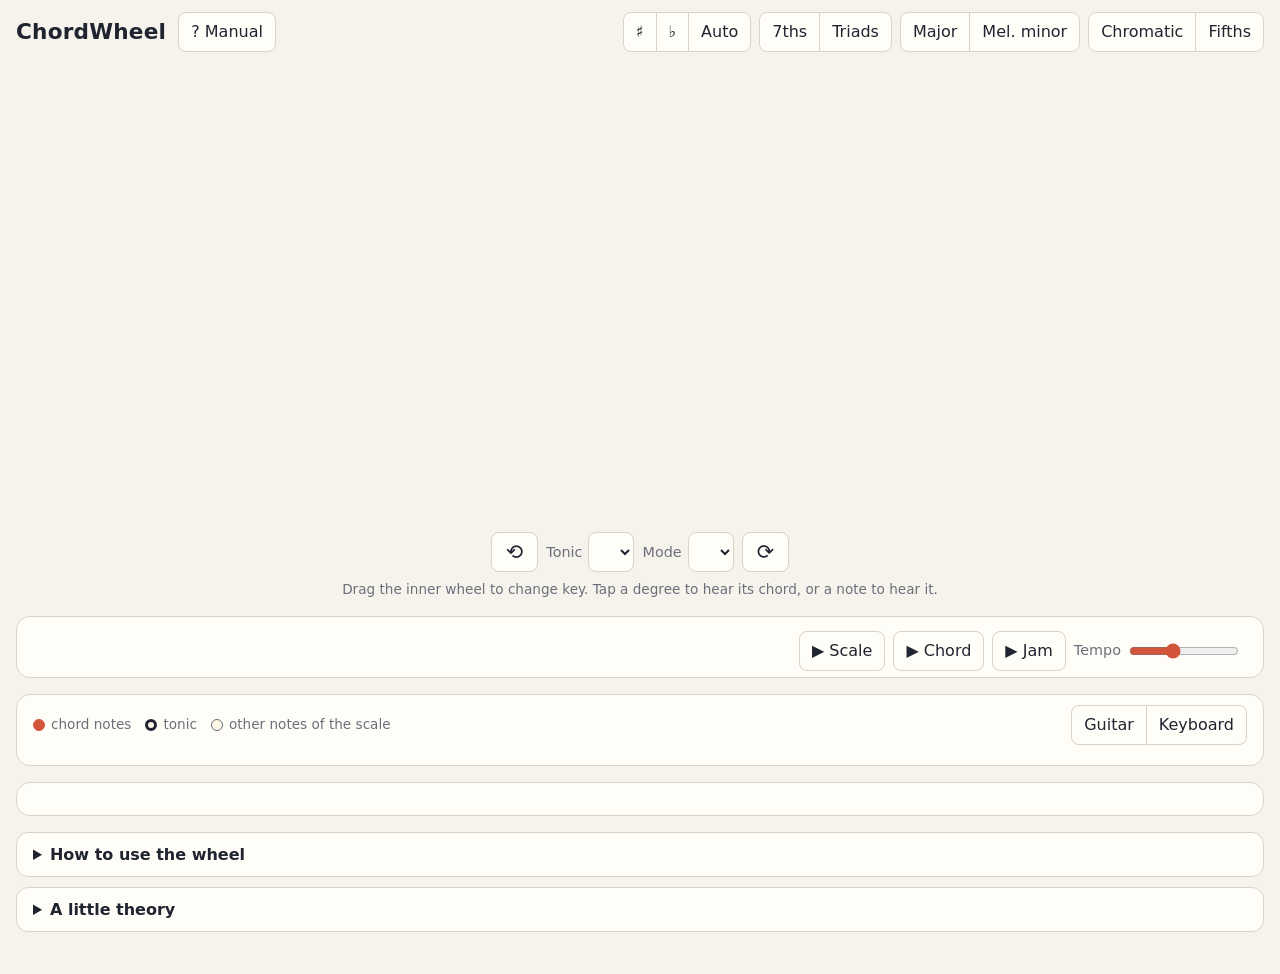
<file: index.html>
<!doctype html>
<html lang="en">
<head>
  <meta charset="utf-8">
  <title>ChordWheel</title>
  <meta http-equiv="refresh" content="0; url=web/">
</head>
<body><p><a href="web/">Open ChordWheel</a></p></body>
</html>
</file>
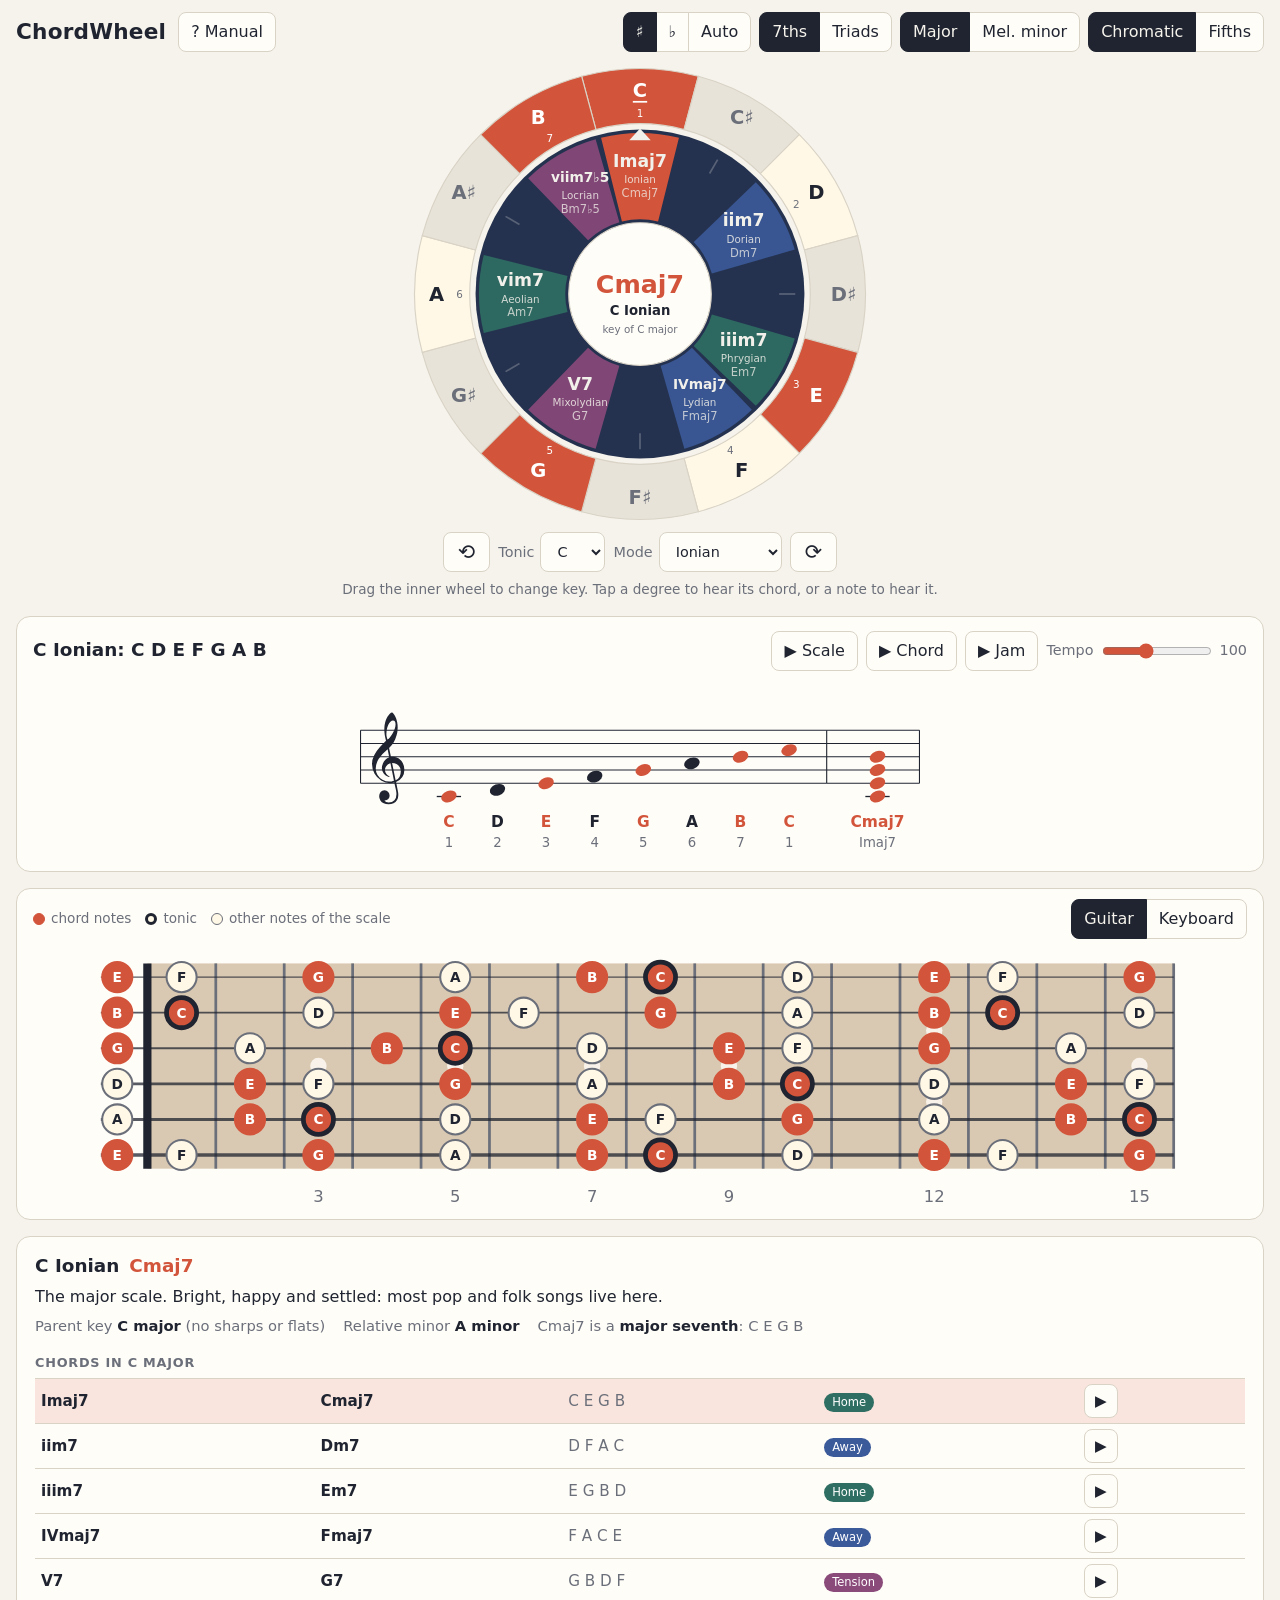
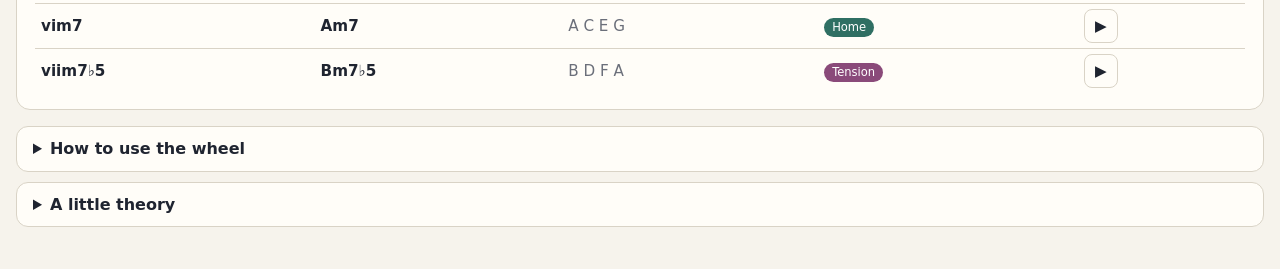
<file: web/index.html>
<!doctype html>
<html lang="en">
<head>
  <meta charset="utf-8">
  <meta name="viewport" content="width=device-width, initial-scale=1, viewport-fit=cover">
  <title>ChordWheel</title>
  <meta name="description" content="Turn the wheel to find the notes, chords and modes of any key.">
  <meta name="theme-color" content="#1f2a44">
  <link rel="manifest" href="manifest.webmanifest">
  <link rel="icon" href="icons/icon.svg" type="image/svg+xml">
  <link rel="apple-touch-icon" href="icons/icon-192.png">
  <link rel="stylesheet" href="style.css">
</head>
<body>
  <header>
    <div class="brand">
      <h1>ChordWheel</h1>
      <button id="open-manual" title="Open the manual">? Manual</button>
    </div>
    <div class="settings">
      <div class="seg" role="radiogroup" aria-label="Note names" id="acc">
        <button data-v="0" title="Name black keys with sharps">♯</button>
        <button data-v="1" title="Name black keys with flats">♭</button>
        <button data-v="2" title="Spell notes the way the current key does">Auto</button>
      </div>
      <div class="seg" role="radiogroup" aria-label="Chord size" id="size">
        <button data-v="1" title="Four-note seventh chords">7ths</button>
        <button data-v="0" title="Three-note triads">Triads</button>
      </div>
      <div class="seg" role="radiogroup" aria-label="Scale" id="family">
        <button data-v="0" title="The major scale and its modes, natural minor (Aeolian) included">Major</button>
        <button data-v="1" title="The melodic minor scale and its modes">Mel. minor</button>
      </div>
      <div class="seg" role="radiogroup" aria-label="Wheel layout" id="layout">
        <button data-v="0" title="Notes in chromatic order, one semitone per slot">Chromatic</button>
        <button data-v="1" title="Notes around the circle of fifths">Fifths</button>
      </div>
    </div>
  </header>

  <main>
    <section class="wheel-area">
      <div id="wheel" aria-live="polite"></div>
      <div class="wheel-controls">
        <button id="ccw" title="Turn the inner wheel counter-clockwise">⟲</button>
        <label>Tonic <select id="tonic"></select></label>
        <label>Mode <select id="mode"></select></label>
        <button id="cw" title="Turn the inner wheel clockwise">⟳</button>
      </div>
      <p class="hint">Drag the inner wheel to change key. Tap a degree to hear its chord, or a note to hear it.</p>
    </section>

    <section class="staff-area">
      <div class="staff-head">
        <h2 id="staff-title"></h2>
        <div class="play">
          <button id="play-scale">▶ Scale</button>
          <button id="play-chord">▶ Chord</button>
          <button id="stop" hidden>■ Stop</button>
          <button id="jam" title="A one-minute swing jam over the selected chord and scale">▶ Jam</button>
          <label class="tempo">Tempo <input id="bpm" type="range" min="50" max="180" step="5" value="100"> <span id="bpm-val"></span></label>
        </div>
      </div>
      <div id="staff"></div>
    </section>

    <section class="inst-area">
      <div class="staff-head">
        <p class="legend"><span class="dot ct"></span> chord notes <span class="dot tonic"></span> tonic <span class="dot"></span> other notes of the scale</p>
        <div class="seg" role="radiogroup" aria-label="Instrument" id="inst">
          <button data-v="0">Guitar</button>
          <button data-v="1">Keyboard</button>
        </div>
      </div>
      <div id="instrument"></div>
    </section>

    <section class="info" id="info"></section>
  </main>

  <footer>
    <details>
      <summary>How to use the wheel</summary>
      <p>The outer ring holds the 12 notes. The inner wheel holds the seven chords of a major key, built on its seven <em>degrees</em> (I to vii). Turn the inner wheel so that <strong>I</strong> points at a note, and that note becomes the key: every degree now sits over the note its chord is built on. With I on C, ii sits on D (Dm7), V on G (G7), and so on.</p>
      <p>The empty slots are notes outside the key. The highlighted notes on the outer ring are the notes of the key; the coloured ones are the notes of the selected chord.</p>
      <p>Each degree also starts a <em>mode</em>: the same seven notes, but heard from a different home note. Tap ii with I on C, and the staff shows D Dorian. Use the Tonic and Mode menus to jump straight to, say, A Phrygian.</p>
    </details>
    <details>
      <summary>A little theory</summary>
      <p><strong>Roman numerals</strong> name chords by their position in the key, so the same progression works in every key. Upper case (I, IV, V) are major chords, lower case (ii, iii, vi) are minor, and vii is diminished.</p>
      <p><strong>Home, Away and Tension</strong> describe what a chord tends to do. Home chords (I, iii, vi) feel at rest. Away chords (ii, IV) move away from home. Tension chords (V, vii) want to resolve back to I.</p>
      <p><strong>Seventh chords</strong> add a fourth note (the seventh note of the scale counting up from the chord's root) for a richer sound. Switch to Triads for the simpler three-note versions.</p>
      <p><strong>The circle of fifths</strong> layout puts keys that share the most notes next to each other. One click clockwise adds a sharp; one click counter-clockwise adds a flat.</p>
      <p><strong>The numbers</strong> under the staff (1 2 ♭3 …) compare the mode with the major scale on the same tonic: ♭3 means the third note is a semitone lower than in major.</p>
    </details>
  </footer>

  <dialog id="manual" aria-label="Manual">
    <div class="manual-bar">
      <strong>Manual</strong>
      <a href="manual.html" target="_blank" rel="noopener">Open in a new tab</a>
      <button id="close-manual" aria-label="Close the manual">✕</button>
    </div>
    <iframe src="manual.html" title="ChordWheel manual" loading="lazy"></iframe>
  </dialog>

  <script type="module" src="app.js"></script>
</body>
</html>
</file>
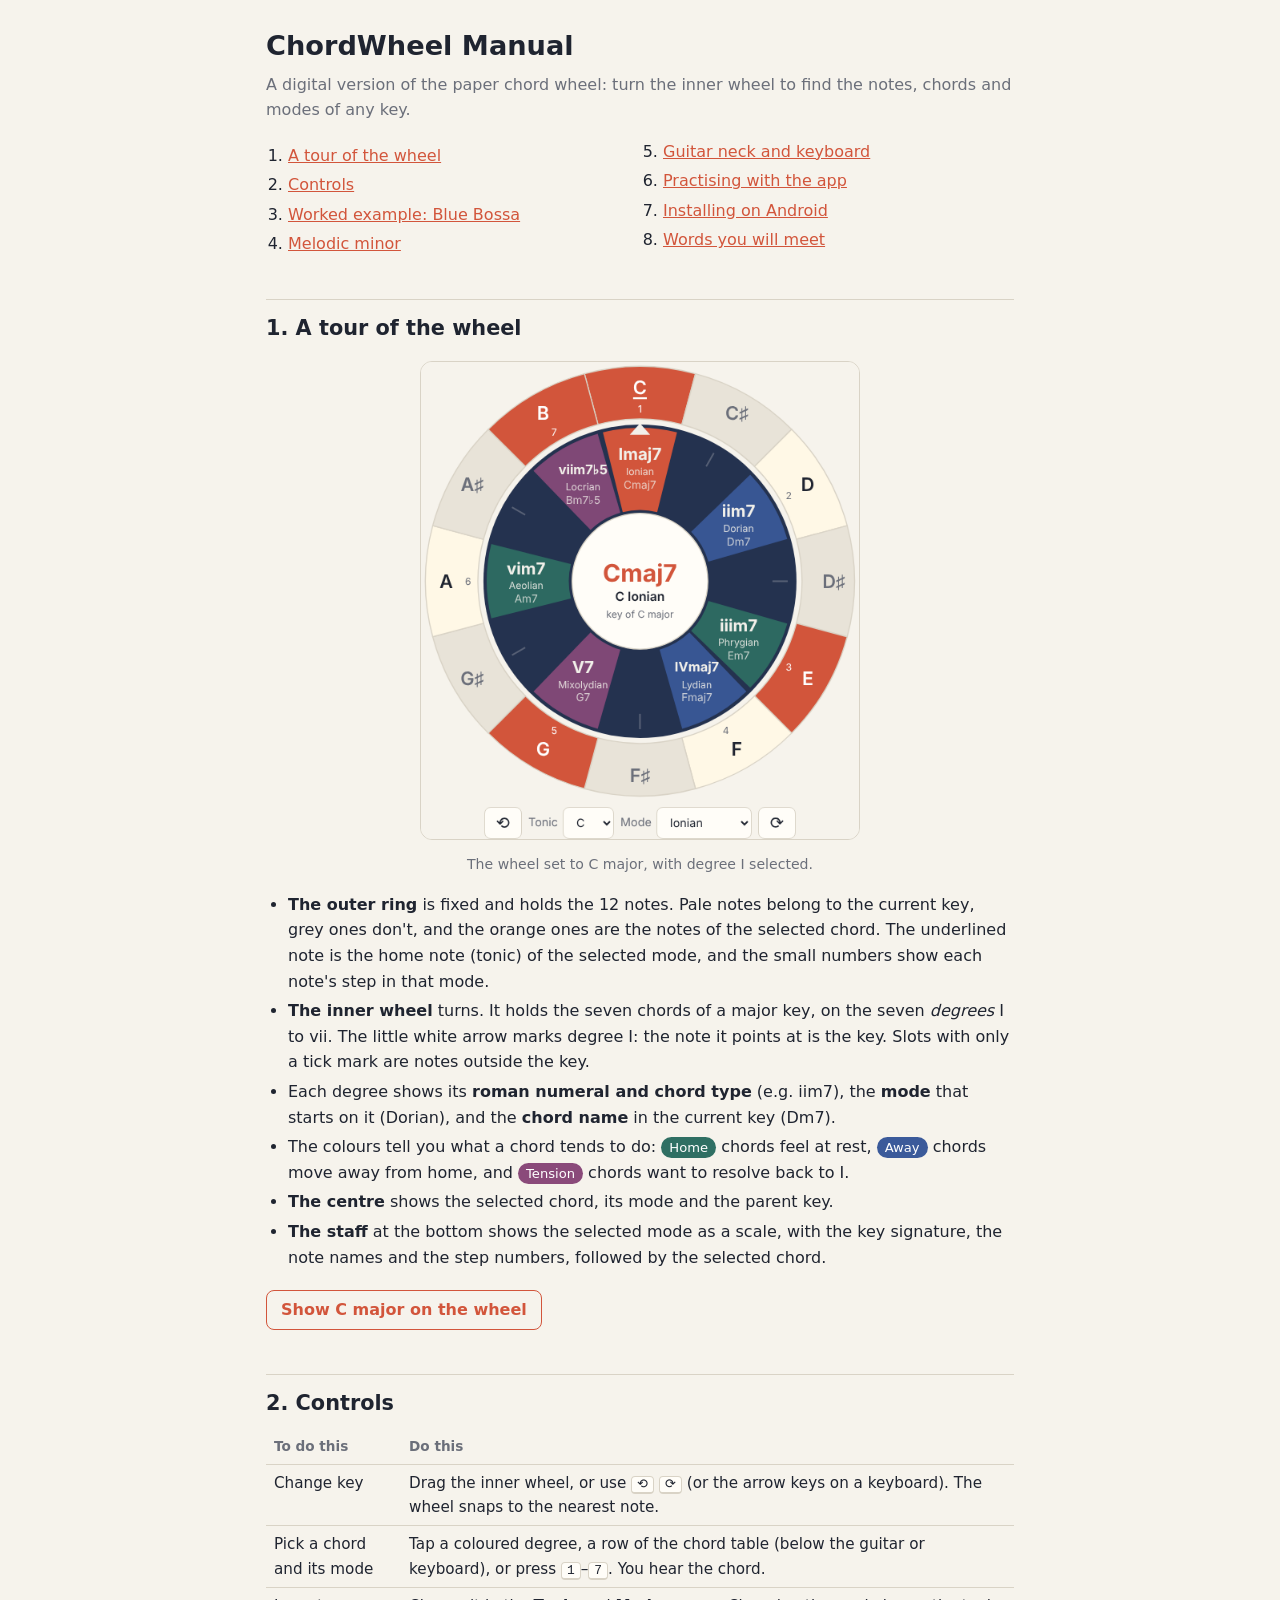
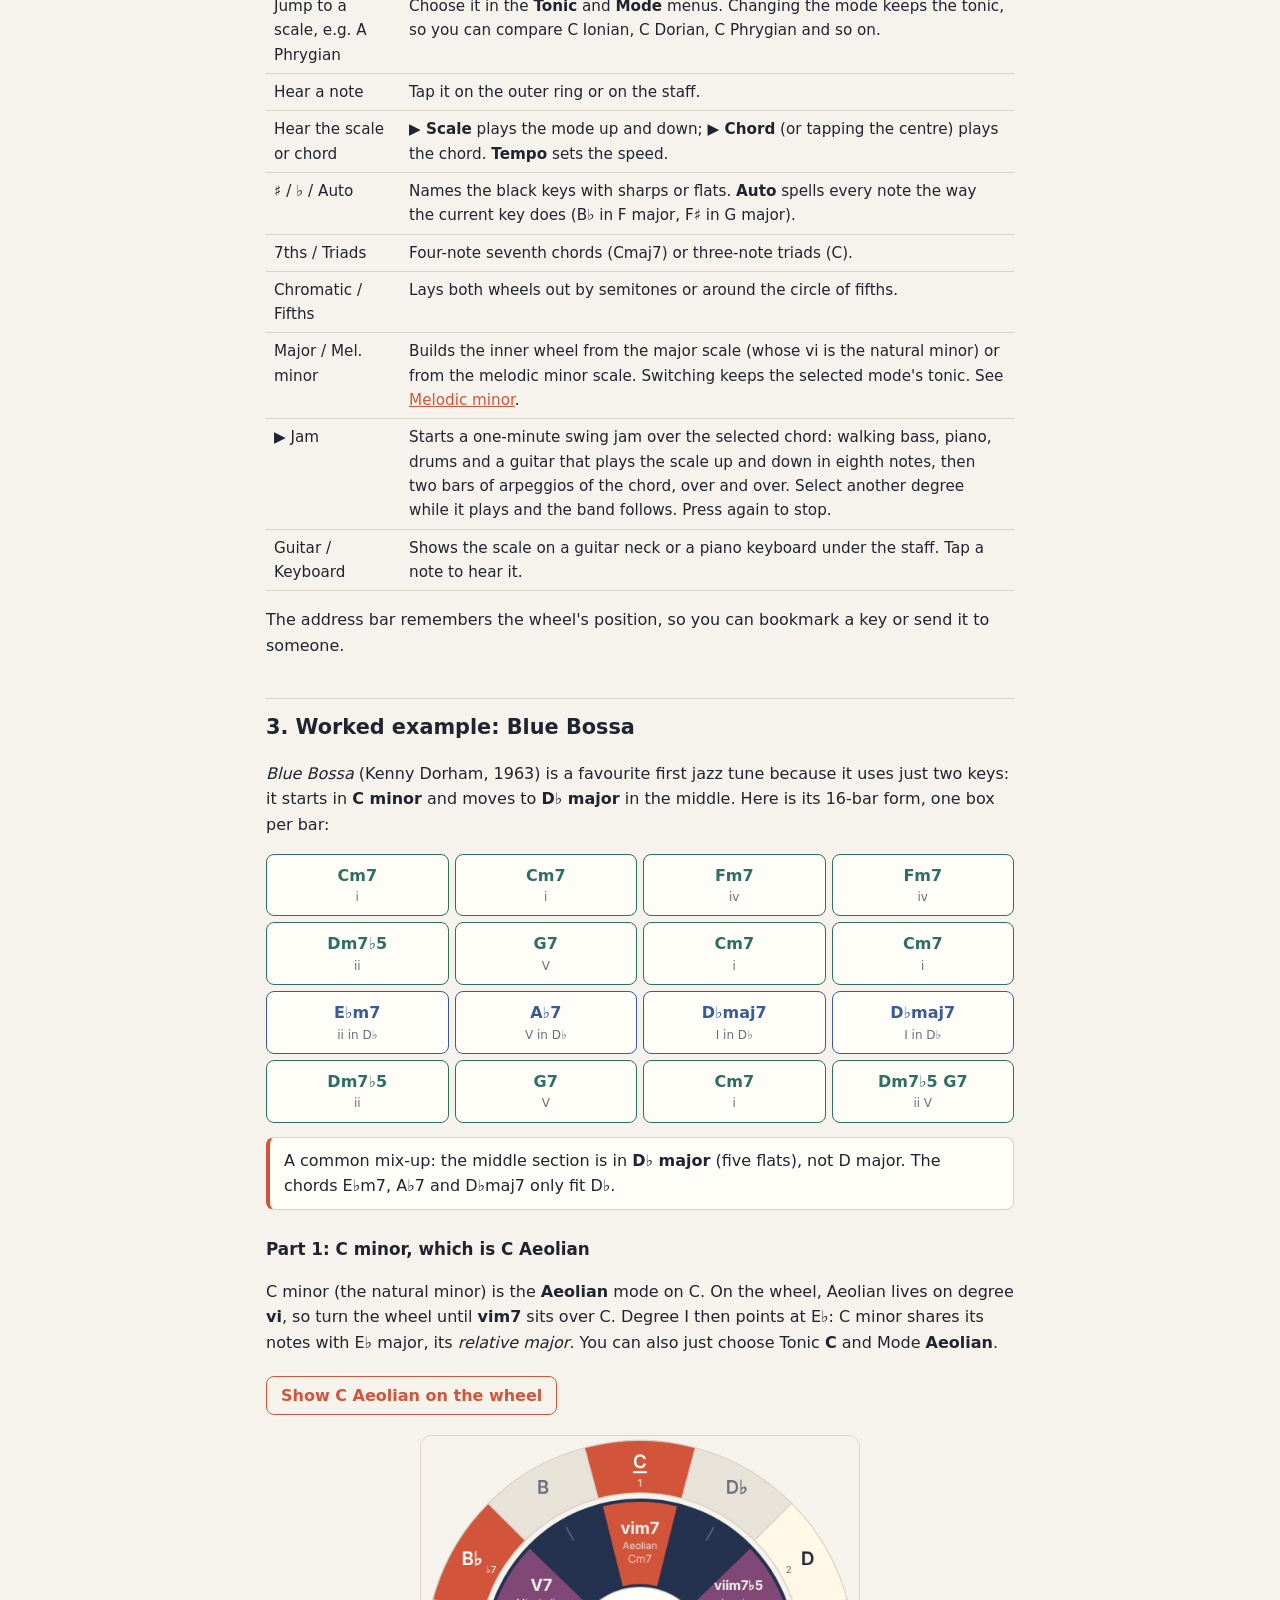
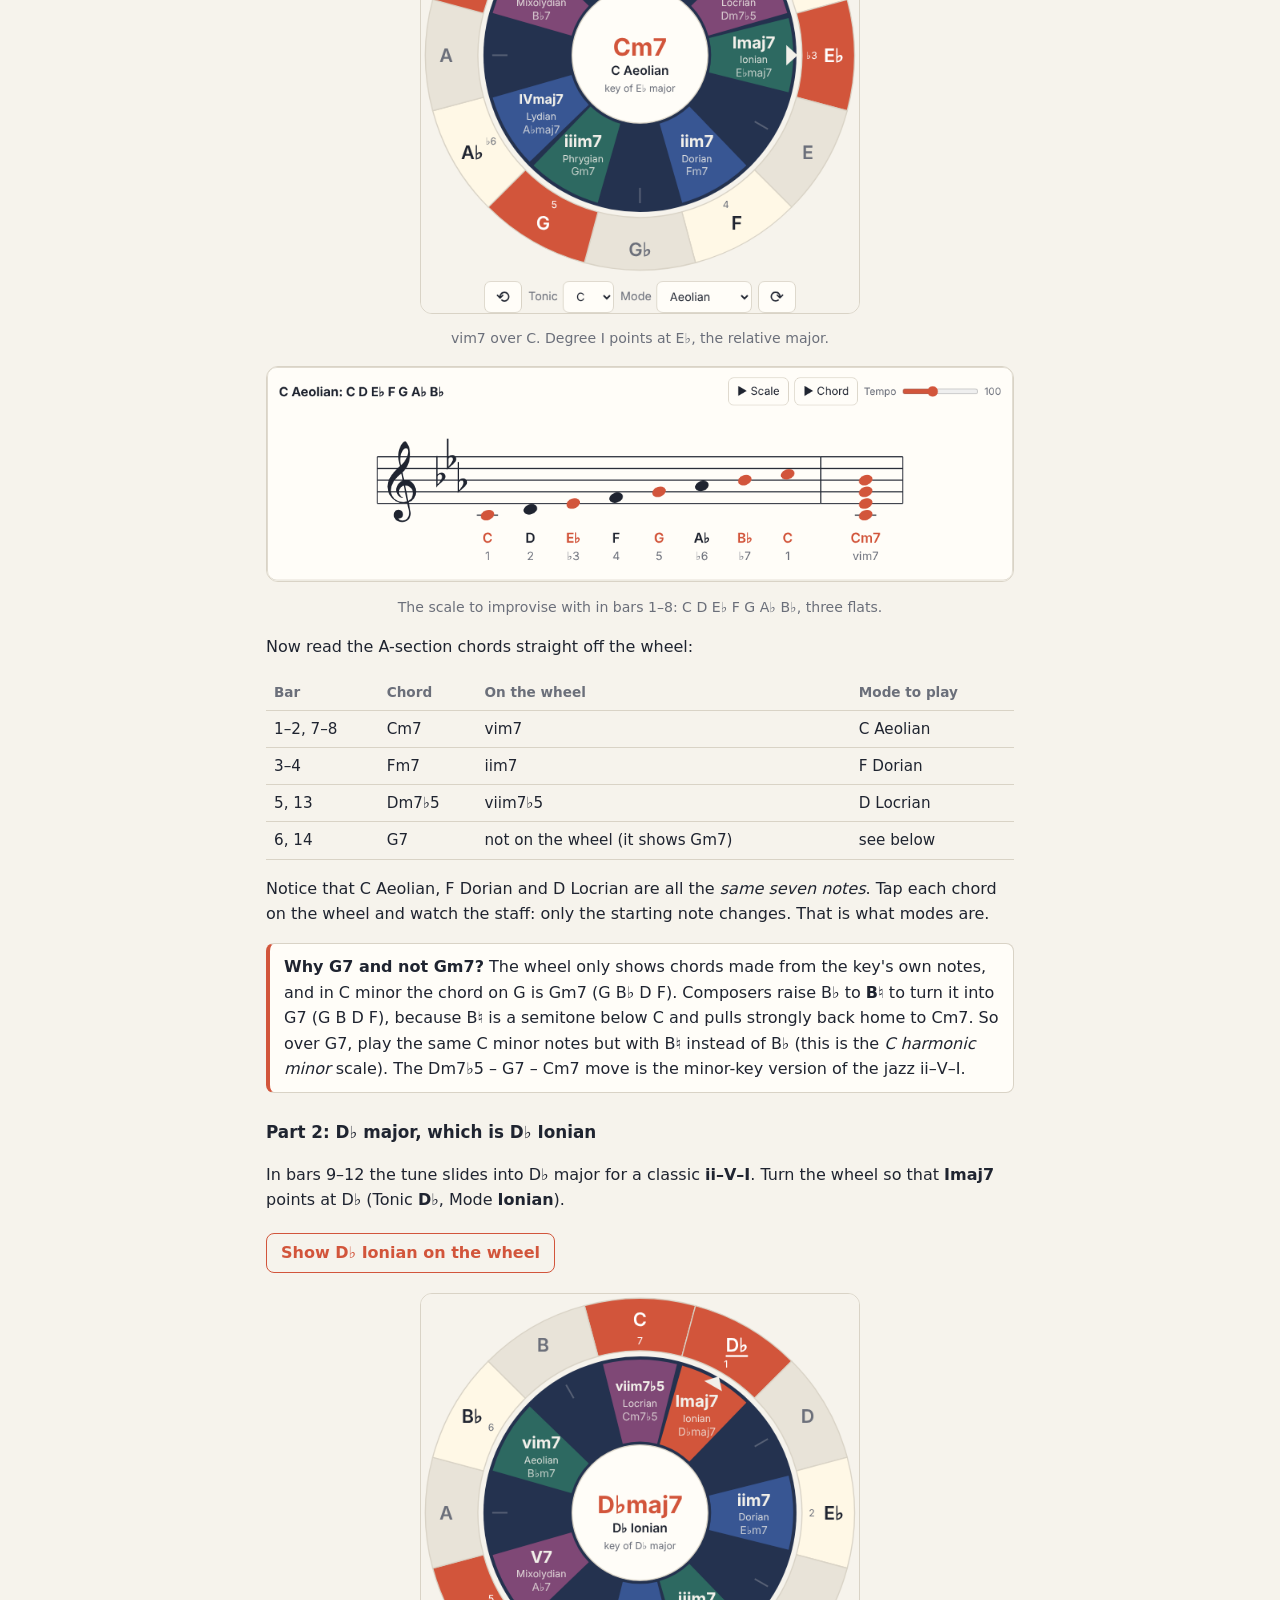
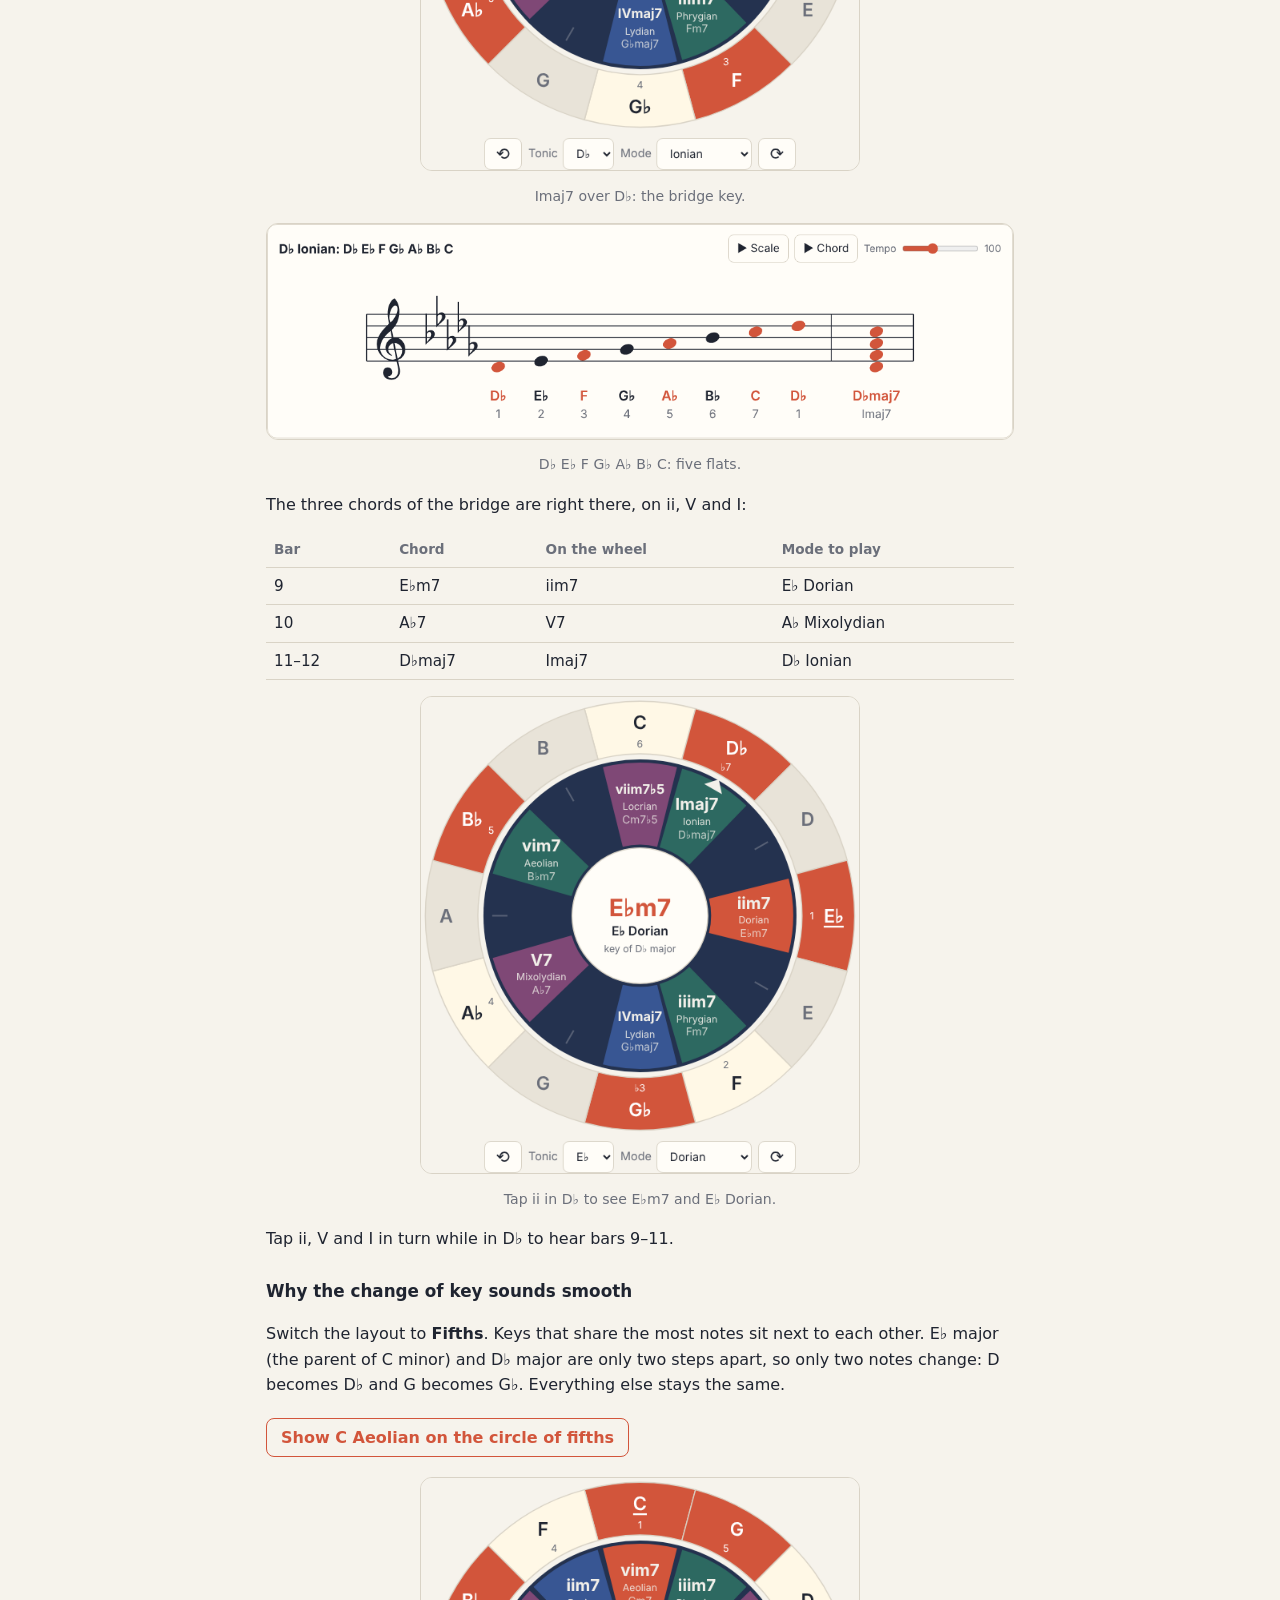
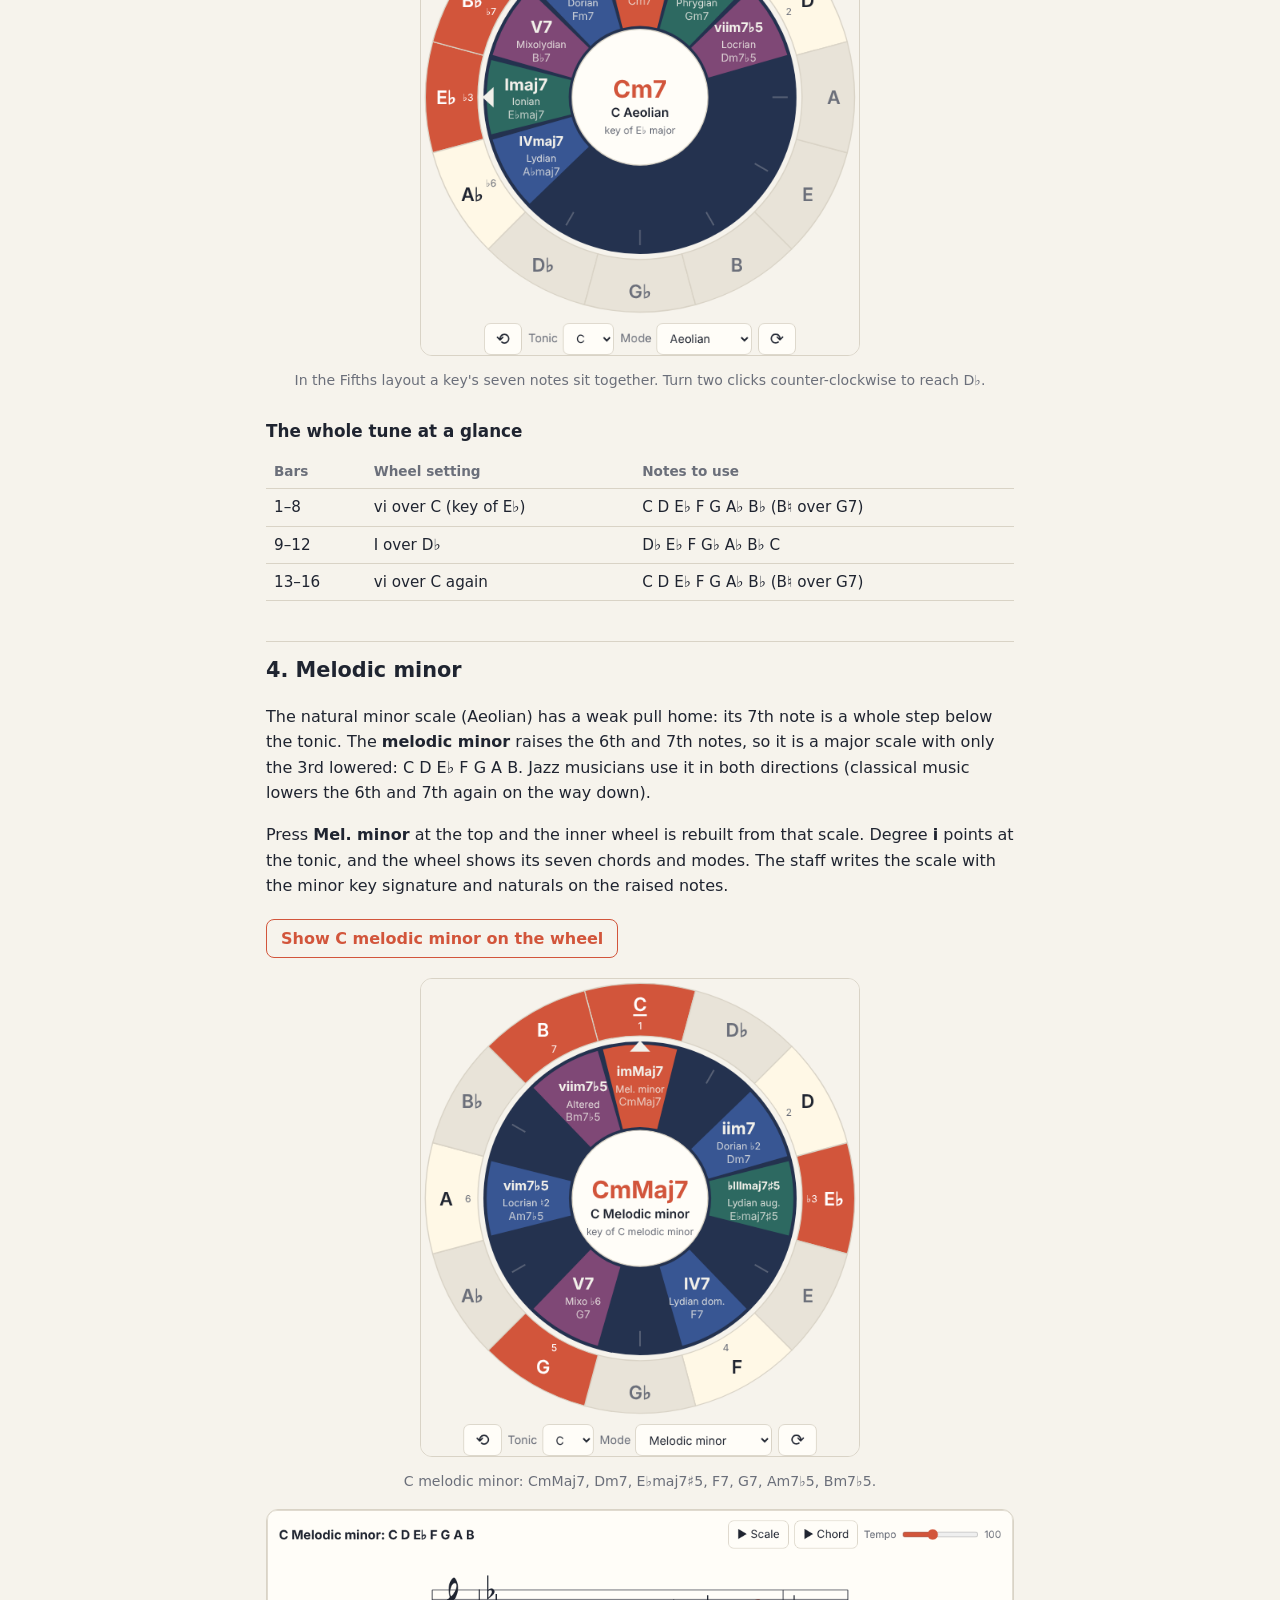
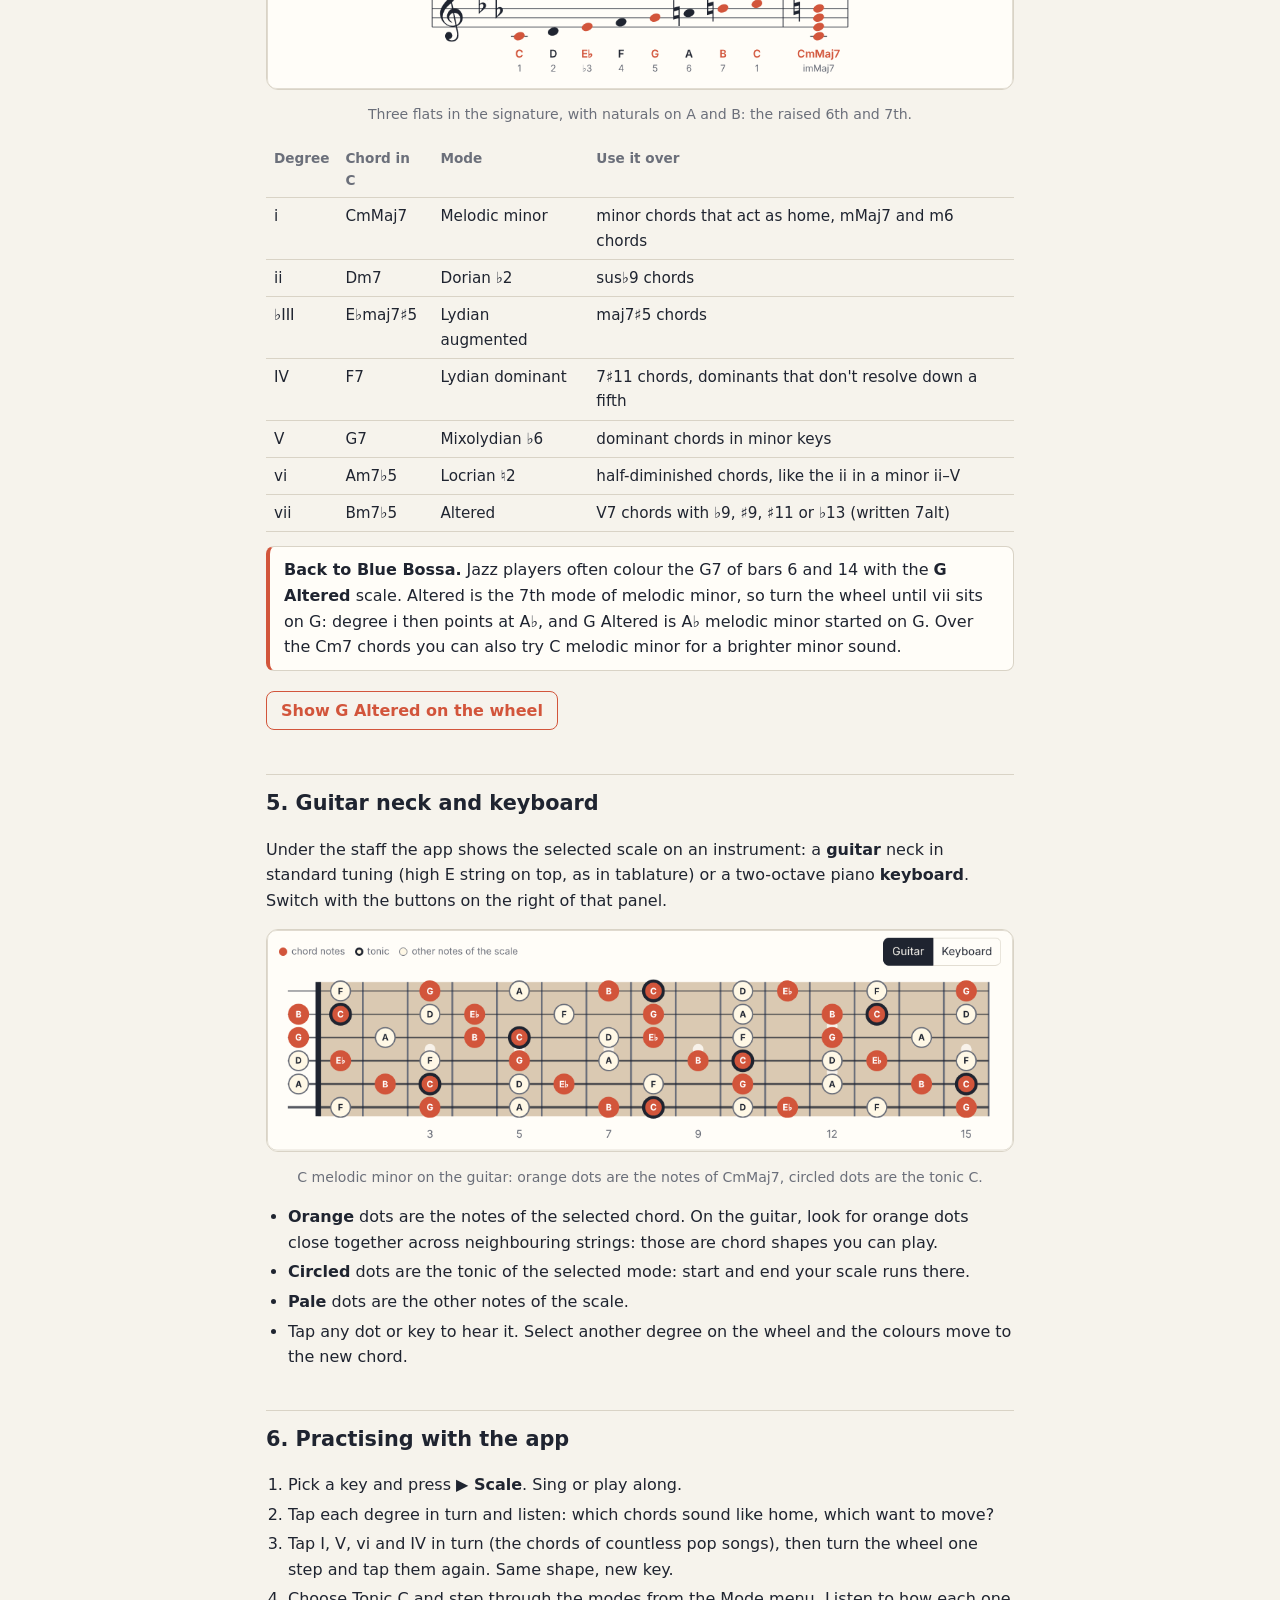
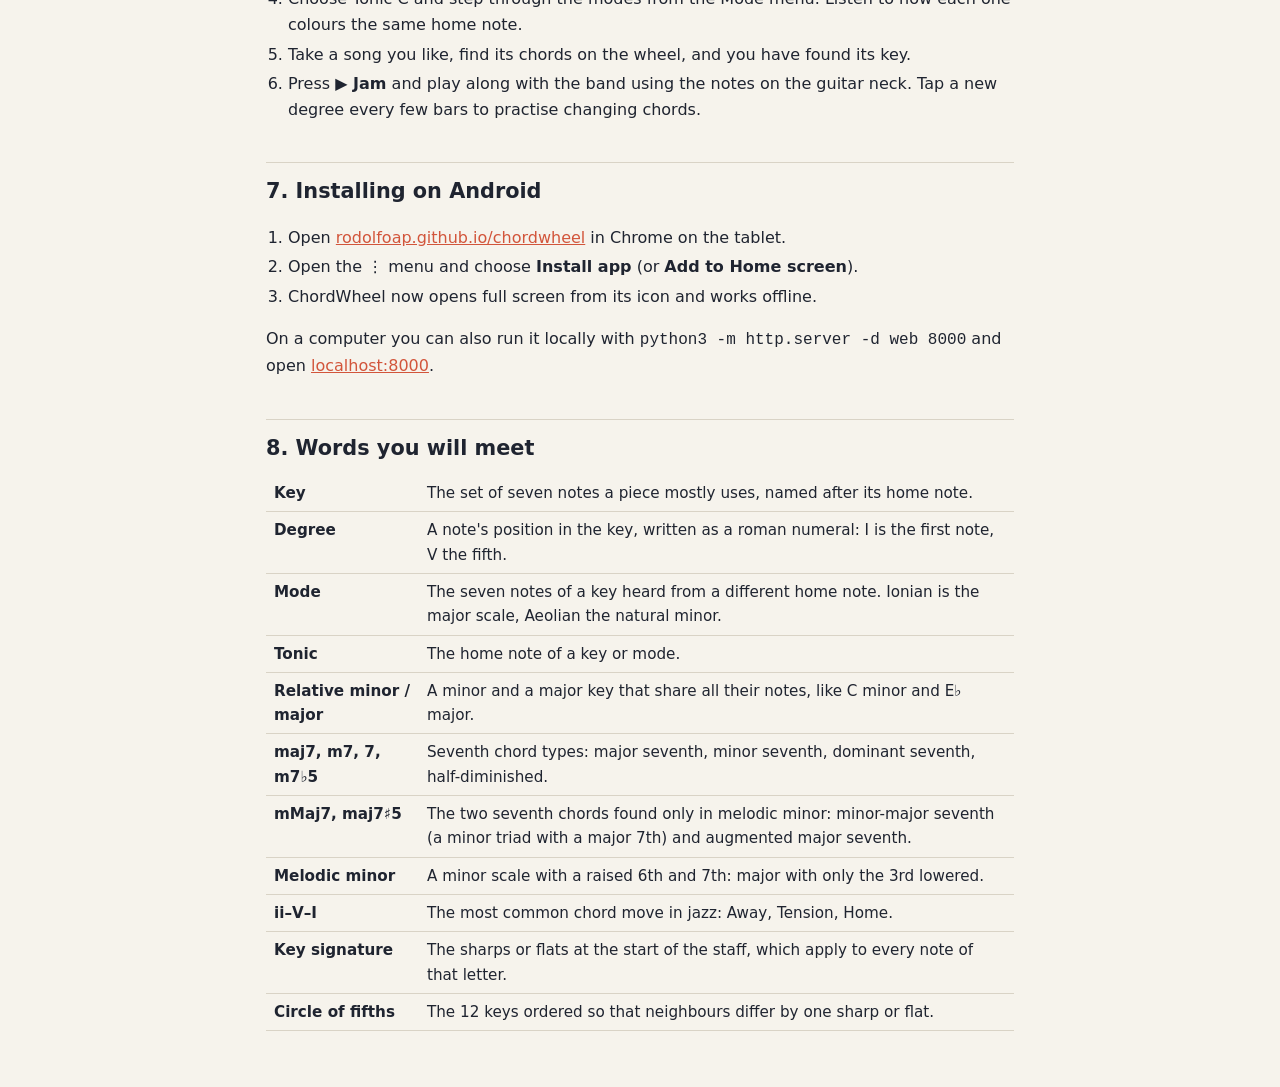
<file: web/manual.html>
<!doctype html>
<html lang="en">
<head>
  <meta charset="utf-8">
  <meta name="viewport" content="width=device-width, initial-scale=1">
  <title>ChordWheel Manual</title>
  <link rel="icon" href="icons/icon.svg" type="image/svg+xml">
  <style>
    :root {
      --bg: #f6f3ec; --panel: #fffdf8; --ink: #1f2430; --muted: #6b6f7a; --line: #d9d3c6;
      --accent: #d2553b; --home: #2f6f63; --away: #3b5a9a; --tension: #8a4a7a;
      color-scheme: light;
    }
    @media (prefers-color-scheme: dark) {
      :root {
        --bg: #14161c; --panel: #1d2029; --ink: #ecebe6; --muted: #9aa0ad; --line: #343846;
        --accent: #ef7a5c; --home: #3f8c7e; --away: #5272b8; --tension: #a65f95;
        color-scheme: dark;
      }
    }
    * { box-sizing: border-box; }
    body { margin: 0; background: var(--bg); color: var(--ink); font: 16px/1.6 system-ui, -apple-system, "Segoe UI", Roboto, sans-serif; }
    article { max-width: 780px; margin: 0 auto; padding: 24px 16px 48px; }
    h1 { font-size: 1.7rem; margin: 0 0 4px; }
    h2 { font-size: 1.3rem; margin: 40px 0 8px; padding-top: 12px; border-top: 1px solid var(--line); }
    h3 { font-size: 1.05rem; margin: 26px 0 6px; }
    .lead { color: var(--muted); margin-top: 0; }
    figure { margin: 16px 0; text-align: center; }
    figure img { max-width: 100%; height: auto; border-radius: 12px; border: 1px solid var(--line); background: var(--panel); }
    figure.wheel img { max-width: min(100%, 440px); }
    figcaption { color: var(--muted); font-size: 0.88rem; margin-top: 6px; }
    .note { background: var(--panel); border: 1px solid var(--line); border-left: 4px solid var(--accent); border-radius: 8px; padding: 10px 14px; margin: 14px 0; }
    .try { display: inline-block; margin: 4px 0; padding: 6px 14px; border-radius: 8px; border: 1px solid var(--accent); color: var(--accent); background: transparent; font: inherit; font-weight: 600; cursor: pointer; text-decoration: none; }
    .try:hover { background: var(--accent); color: var(--panel); }
    table { border-collapse: collapse; width: 100%; margin: 10px 0; font-size: 0.95rem; }
    th, td { text-align: left; padding: 6px 8px; border-bottom: 1px solid var(--line); vertical-align: top; }
    th { color: var(--muted); font-weight: 600; font-size: 0.85rem; }
    .form { display: grid; grid-template-columns: repeat(4, minmax(0, 1fr)); gap: 6px; margin: 10px 0; }
    .form div { background: var(--panel); border: 1px solid var(--line); border-radius: 8px; padding: 8px 4px; text-align: center; font-weight: 600; }
    .form .db { border-color: var(--away); color: var(--away); }
    .form .cm { border-color: var(--home); color: var(--home); }
    .form small { display: block; font-weight: 400; color: var(--muted); font-size: 0.75rem; }
    .legend span { display: inline-block; padding: 0 8px; border-radius: 99px; color: #fff; font-size: 0.82rem; }
    ul, ol { padding-left: 22px; }
    li { margin: 4px 0; }
    kbd { font: 0.85em ui-monospace, monospace; border: 1px solid var(--line); border-bottom-width: 2px; border-radius: 4px; padding: 0 5px; background: var(--panel); }
    a { color: var(--accent); }
    nav ol { columns: 2; column-gap: 24px; }
    @media (max-width: 560px) { nav ol { columns: 1; } .form { grid-template-columns: repeat(2, minmax(0, 1fr)); } }
  </style>
</head>
<body>
<article>
  <h1>ChordWheel Manual</h1>
  <p class="lead">A digital version of the paper chord wheel: turn the inner wheel to find the notes, chords and modes of any key.</p>

  <nav>
    <ol>
      <li><a href="#tour">A tour of the wheel</a></li>
      <li><a href="#controls">Controls</a></li>
      <li><a href="#bossa">Worked example: Blue Bossa</a></li>
      <li><a href="#melodic">Melodic minor</a></li>
      <li><a href="#instruments">Guitar neck and keyboard</a></li>
      <li><a href="#practice">Practising with the app</a></li>
      <li><a href="#install">Installing on Android</a></li>
      <li><a href="#words">Words you will meet</a></li>
    </ol>
  </nav>

  <h2 id="tour">1. A tour of the wheel</h2>
  <figure class="wheel">
    <img src="manual/overview.png" alt="The wheel set to C major: degree I points at C" width="547" height="595" loading="lazy">
    <figcaption>The wheel set to C major, with degree I selected.</figcaption>
  </figure>
  <ul>
    <li><strong>The outer ring</strong> is fixed and holds the 12 notes. Pale notes belong to the current key, grey ones don't, and the orange ones are the notes of the selected chord. The underlined note is the home note (tonic) of the selected mode, and the small numbers show each note's step in that mode.</li>
    <li><strong>The inner wheel</strong> turns. It holds the seven chords of a major key, on the seven <em>degrees</em> I to vii. The little white arrow marks degree I: the note it points at is the key. Slots with only a tick mark are notes outside the key.</li>
    <li>Each degree shows its <strong>roman numeral and chord type</strong> (e.g. iim7), the <strong>mode</strong> that starts on it (Dorian), and the <strong>chord name</strong> in the current key (Dm7).</li>
    <li>The colours tell you what a chord tends to do:
      <span class="legend"><span style="background:var(--home)">Home</span> chords feel at rest,
      <span style="background:var(--away)">Away</span> chords move away from home, and
      <span style="background:var(--tension)">Tension</span> chords want to resolve back to I.</span></li>
    <li><strong>The centre</strong> shows the selected chord, its mode and the parent key.</li>
    <li><strong>The staff</strong> at the bottom shows the selected mode as a scale, with the key signature, the note names and the step numbers, followed by the selected chord.</li>
  </ul>
  <p><a class="try" data-wheel="k=0&d=0&a=2&s=1&f=0&m=0" href="index.html#k=0&d=0&a=2&s=1&f=0&m=0">Show C major on the wheel</a></p>

  <h2 id="controls">2. Controls</h2>
  <table>
    <tr><th>To do this</th><th>Do this</th></tr>
    <tr><td>Change key</td><td>Drag the inner wheel, or use <kbd>⟲</kbd> <kbd>⟳</kbd> (or the arrow keys on a keyboard). The wheel snaps to the nearest note.</td></tr>
    <tr><td>Pick a chord and its mode</td><td>Tap a coloured degree, a row of the chord table (below the guitar or keyboard), or press <kbd>1</kbd>–<kbd>7</kbd>. You hear the chord.</td></tr>
    <tr><td>Jump to a scale, e.g. A Phrygian</td><td>Choose it in the <strong>Tonic</strong> and <strong>Mode</strong> menus. Changing the mode keeps the tonic, so you can compare C Ionian, C Dorian, C Phrygian and so on.</td></tr>
    <tr><td>Hear a note</td><td>Tap it on the outer ring or on the staff.</td></tr>
    <tr><td>Hear the scale or chord</td><td><strong>▶ Scale</strong> plays the mode up and down; <strong>▶ Chord</strong> (or tapping the centre) plays the chord. <strong>Tempo</strong> sets the speed.</td></tr>
    <tr><td>♯ / ♭ / Auto</td><td>Names the black keys with sharps or flats. <strong>Auto</strong> spells every note the way the current key does (B♭ in F major, F♯ in G major).</td></tr>
    <tr><td>7ths / Triads</td><td>Four-note seventh chords (Cmaj7) or three-note triads (C).</td></tr>
    <tr><td>Chromatic / Fifths</td><td>Lays both wheels out by semitones or around the circle of fifths.</td></tr>
    <tr><td>Major / Mel. minor</td><td>Builds the inner wheel from the major scale (whose vi is the natural minor) or from the melodic minor scale. Switching keeps the selected mode's tonic. See <a href="#melodic">Melodic minor</a>.</td></tr>
    <tr><td>▶ Jam</td><td>Starts a one-minute swing jam over the selected chord: walking bass, piano, drums and a guitar that plays the scale up and down in eighth notes, then two bars of arpeggios of the chord, over and over. Select another degree while it plays and the band follows. Press again to stop.</td></tr>
    <tr><td>Guitar / Keyboard</td><td>Shows the scale on a guitar neck or a piano keyboard under the staff. Tap a note to hear it.</td></tr>
  </table>
  <p>The address bar remembers the wheel's position, so you can bookmark a key or send it to someone.</p>

  <h2 id="bossa">3. Worked example: Blue Bossa</h2>
  <p><em>Blue Bossa</em> (Kenny Dorham, 1963) is a favourite first jazz tune because it uses just two keys: it starts in <strong>C minor</strong> and moves to <strong>D♭ major</strong> in the middle. Here is its 16-bar form, one box per bar:</p>
  <div class="form">
    <div class="cm">Cm7<small>i</small></div><div class="cm">Cm7<small>i</small></div><div class="cm">Fm7<small>iv</small></div><div class="cm">Fm7<small>iv</small></div>
    <div class="cm">Dm7♭5<small>ii</small></div><div class="cm">G7<small>V</small></div><div class="cm">Cm7<small>i</small></div><div class="cm">Cm7<small>i</small></div>
    <div class="db">E♭m7<small>ii in D♭</small></div><div class="db">A♭7<small>V in D♭</small></div><div class="db">D♭maj7<small>I in D♭</small></div><div class="db">D♭maj7<small>I in D♭</small></div>
    <div class="cm">Dm7♭5<small>ii</small></div><div class="cm">G7<small>V</small></div><div class="cm">Cm7<small>i</small></div><div class="cm">Dm7♭5 G7<small>ii V</small></div>
  </div>
  <div class="note">A common mix-up: the middle section is in <strong>D♭ major</strong> (five flats), not D major. The chords E♭m7, A♭7 and D♭maj7 only fit D♭.</div>

  <h3>Part 1: C minor, which is C Aeolian</h3>
  <p>C minor (the natural minor) is the <strong>Aeolian</strong> mode on C. On the wheel, Aeolian lives on degree <strong>vi</strong>, so turn the wheel until <strong>vim7</strong> sits over C. Degree I then points at E♭: C minor shares its notes with E♭ major, its <em>relative major</em>. You can also just choose Tonic <strong>C</strong> and Mode <strong>Aeolian</strong>.</p>
  <p><a class="try" data-wheel="k=3&d=5&a=2&s=1&f=0&m=0" href="index.html#k=3&d=5&a=2&s=1&f=0&m=0">Show C Aeolian on the wheel</a></p>
  <figure class="wheel">
    <img src="manual/c-aeolian.png" alt="The wheel with vim7 over C, showing C Aeolian in the key of E-flat major" width="547" height="595" loading="lazy">
    <figcaption>vim7 over C. Degree I points at E♭, the relative major.</figcaption>
  </figure>
  <figure>
    <img src="manual/c-aeolian-staff.png" alt="Staff showing C Aeolian: C D E-flat F G A-flat B-flat C, with three flats in the key signature" width="1068" height="307" loading="lazy">
    <figcaption>The scale to improvise with in bars 1–8: C D E♭ F G A♭ B♭, three flats.</figcaption>
  </figure>
  <p>Now read the A-section chords straight off the wheel:</p>
  <table>
    <tr><th>Bar</th><th>Chord</th><th>On the wheel</th><th>Mode to play</th></tr>
    <tr><td>1–2, 7–8</td><td>Cm7</td><td>vim7</td><td>C Aeolian</td></tr>
    <tr><td>3–4</td><td>Fm7</td><td>iim7</td><td>F Dorian</td></tr>
    <tr><td>5, 13</td><td>Dm7♭5</td><td>viim7♭5</td><td>D Locrian</td></tr>
    <tr><td>6, 14</td><td>G7</td><td>not on the wheel (it shows Gm7)</td><td>see below</td></tr>
  </table>
  <p>Notice that C Aeolian, F Dorian and D Locrian are all the <em>same seven notes</em>. Tap each chord on the wheel and watch the staff: only the starting note changes. That is what modes are.</p>
  <div class="note"><strong>Why G7 and not Gm7?</strong> The wheel only shows chords made from the key's own notes, and in C minor the chord on G is Gm7 (G B♭ D F). Composers raise B♭ to <strong>B♮</strong> to turn it into G7 (G B D F), because B♮ is a semitone below C and pulls strongly back home to Cm7. So over G7, play the same C minor notes but with B♮ instead of B♭ (this is the <em>C harmonic minor</em> scale). The Dm7♭5 – G7 – Cm7 move is the minor-key version of the jazz ii–V–I.</div>

  <h3>Part 2: D♭ major, which is D♭ Ionian</h3>
  <p>In bars 9–12 the tune slides into D♭ major for a classic <strong>ii–V–I</strong>. Turn the wheel so that <strong>Imaj7</strong> points at D♭ (Tonic <strong>D♭</strong>, Mode <strong>Ionian</strong>).</p>
  <p><a class="try" data-wheel="k=1&d=0&a=2&s=1&f=0&m=0" href="index.html#k=1&d=0&a=2&s=1&f=0&m=0">Show D♭ Ionian on the wheel</a></p>
  <figure class="wheel">
    <img src="manual/db-ionian.png" alt="The wheel with Imaj7 over D-flat" width="547" height="595" loading="lazy">
    <figcaption>Imaj7 over D♭: the bridge key.</figcaption>
  </figure>
  <figure>
    <img src="manual/db-ionian-staff.png" alt="Staff showing D-flat Ionian with five flats" width="1068" height="307" loading="lazy">
    <figcaption>D♭ E♭ F G♭ A♭ B♭ C: five flats.</figcaption>
  </figure>
  <p>The three chords of the bridge are right there, on ii, V and I:</p>
  <table>
    <tr><th>Bar</th><th>Chord</th><th>On the wheel</th><th>Mode to play</th></tr>
    <tr><td>9</td><td>E♭m7</td><td>iim7</td><td>E♭ Dorian</td></tr>
    <tr><td>10</td><td>A♭7</td><td>V7</td><td>A♭ Mixolydian</td></tr>
    <tr><td>11–12</td><td>D♭maj7</td><td>Imaj7</td><td>D♭ Ionian</td></tr>
  </table>
  <figure class="wheel">
    <img src="manual/db-ii.png" alt="The wheel in D-flat major with iim7 selected: E-flat minor 7, E-flat Dorian" width="547" height="595" loading="lazy">
    <figcaption>Tap ii in D♭ to see E♭m7 and E♭ Dorian.</figcaption>
  </figure>
  <p>Tap ii, V and I in turn while in D♭ to hear bars 9–11.</p>

  <h3>Why the change of key sounds smooth</h3>
  <p>Switch the layout to <strong>Fifths</strong>. Keys that share the most notes sit next to each other. E♭ major (the parent of C minor) and D♭ major are only two steps apart, so only two notes change: D becomes D♭ and G becomes G♭. Everything else stays the same.</p>
  <p><a class="try" data-wheel="k=3&d=5&a=2&s=1&f=1&m=0" href="index.html#k=3&d=5&a=2&s=1&f=1&m=0">Show C Aeolian on the circle of fifths</a></p>
  <figure class="wheel">
    <img src="manual/fifths.png" alt="The wheel in circle-of-fifths layout, with the seven notes of C minor next to each other" width="547" height="595" loading="lazy">
    <figcaption>In the Fifths layout a key's seven notes sit together. Turn two clicks counter-clockwise to reach D♭.</figcaption>
  </figure>

  <h3>The whole tune at a glance</h3>
  <table>
    <tr><th>Bars</th><th>Wheel setting</th><th>Notes to use</th></tr>
    <tr><td>1–8</td><td>vi over C (key of E♭)</td><td>C D E♭ F G A♭ B♭ (B♮ over G7)</td></tr>
    <tr><td>9–12</td><td>I over D♭</td><td>D♭ E♭ F G♭ A♭ B♭ C</td></tr>
    <tr><td>13–16</td><td>vi over C again</td><td>C D E♭ F G A♭ B♭ (B♮ over G7)</td></tr>
  </table>

  <h2 id="melodic">4. Melodic minor</h2>
  <p>The natural minor scale (Aeolian) has a weak pull home: its 7th note is a whole step below the tonic. The <strong>melodic minor</strong> raises the 6th and 7th notes, so it is a major scale with only the 3rd lowered: C D E♭ F G A B. Jazz musicians use it in both directions (classical music lowers the 6th and 7th again on the way down).</p>
  <p>Press <strong>Mel. minor</strong> at the top and the inner wheel is rebuilt from that scale. Degree <strong>i</strong> points at the tonic, and the wheel shows its seven chords and modes. The staff writes the scale with the minor key signature and naturals on the raised notes.</p>
  <p><a class="try" data-wheel="k=0&d=0&a=2&s=1&f=0&m=1" href="index.html#k=0&d=0&a=2&s=1&f=0&m=1">Show C melodic minor on the wheel</a></p>
  <figure class="wheel">
    <img src="manual/melodic-minor.png" alt="The wheel in melodic minor mode with i over C" width="547" height="595" loading="lazy">
    <figcaption>C melodic minor: CmMaj7, Dm7, E♭maj7♯5, F7, G7, Am7♭5, Bm7♭5.</figcaption>
  </figure>
  <figure>
    <img src="manual/melodic-minor-staff.png" alt="Staff showing C melodic minor with three flats and naturals on A and B" width="1068" height="256" loading="lazy">
    <figcaption>Three flats in the signature, with naturals on A and B: the raised 6th and 7th.</figcaption>
  </figure>
  <table>
    <tr><th>Degree</th><th>Chord in C</th><th>Mode</th><th>Use it over</th></tr>
    <tr><td>i</td><td>CmMaj7</td><td>Melodic minor</td><td>minor chords that act as home, mMaj7 and m6 chords</td></tr>
    <tr><td>ii</td><td>Dm7</td><td>Dorian ♭2</td><td>sus♭9 chords</td></tr>
    <tr><td>♭III</td><td>E♭maj7♯5</td><td>Lydian augmented</td><td>maj7♯5 chords</td></tr>
    <tr><td>IV</td><td>F7</td><td>Lydian dominant</td><td>7♯11 chords, dominants that don't resolve down a fifth</td></tr>
    <tr><td>V</td><td>G7</td><td>Mixolydian ♭6</td><td>dominant chords in minor keys</td></tr>
    <tr><td>vi</td><td>Am7♭5</td><td>Locrian ♮2</td><td>half-diminished chords, like the ii in a minor ii–V</td></tr>
    <tr><td>vii</td><td>Bm7♭5</td><td>Altered</td><td>V7 chords with ♭9, ♯9, ♯11 or ♭13 (written 7alt)</td></tr>
  </table>
  <div class="note"><strong>Back to Blue Bossa.</strong> Jazz players often colour the G7 of bars 6 and 14 with the <strong>G Altered</strong> scale. Altered is the 7th mode of melodic minor, so turn the wheel until vii sits on G: degree i then points at A♭, and G Altered is A♭ melodic minor started on G. Over the Cm7 chords you can also try C melodic minor for a brighter minor sound.</div>
  <p><a class="try" data-wheel="k=8&d=6&a=2&s=1&f=0&m=1" href="index.html#k=8&d=6&a=2&s=1&f=0&m=1">Show G Altered on the wheel</a></p>

  <h2 id="instruments">5. Guitar neck and keyboard</h2>
  <p>Under the staff the app shows the selected scale on an instrument: a <strong>guitar</strong> neck in standard tuning (high E string on top, as in tablature) or a two-octave piano <strong>keyboard</strong>. Switch with the buttons on the right of that panel.</p>
  <figure>
    <img src="manual/guitar.png" alt="Guitar neck showing C melodic minor, with the CmMaj7 chord notes in orange and the tonic C circled" width="1068" height="316" loading="lazy">
    <figcaption>C melodic minor on the guitar: orange dots are the notes of CmMaj7, circled dots are the tonic C.</figcaption>
  </figure>
  <ul>
    <li><strong>Orange</strong> dots are the notes of the selected chord. On the guitar, look for orange dots close together across neighbouring strings: those are chord shapes you can play.</li>
    <li><strong>Circled</strong> dots are the tonic of the selected mode: start and end your scale runs there.</li>
    <li><strong>Pale</strong> dots are the other notes of the scale.</li>
    <li>Tap any dot or key to hear it. Select another degree on the wheel and the colours move to the new chord.</li>
  </ul>

  <h2 id="practice">6. Practising with the app</h2>
  <ol>
    <li>Pick a key and press <strong>▶ Scale</strong>. Sing or play along.</li>
    <li>Tap each degree in turn and listen: which chords sound like home, which want to move?</li>
    <li>Tap I, V, vi and IV in turn (the chords of countless pop songs), then turn the wheel one step and tap them again. Same shape, new key.</li>
    <li>Choose Tonic C and step through the modes from the Mode menu. Listen to how each one colours the same home note.</li>
    <li>Take a song you like, find its chords on the wheel, and you have found its key.</li>
    <li>Press <strong>▶ Jam</strong> and play along with the band using the notes on the guitar neck. Tap a new degree every few bars to practise changing chords.</li>
  </ol>

  <h2 id="install">7. Installing on Android</h2>
  <ol>
    <li>Open <a href="https://rodolfoap.github.io/chordwheel/" target="_blank" rel="noopener">rodolfoap.github.io/chordwheel</a> in Chrome on the tablet.</li>
    <li>Open the ⋮ menu and choose <strong>Install app</strong> (or <strong>Add to Home screen</strong>).</li>
    <li>ChordWheel now opens full screen from its icon and works offline.</li>
  </ol>
  <p>On a computer you can also run it locally with <code>python3 -m http.server -d web 8000</code> and open <a href="http://localhost:8000">localhost:8000</a>.</p>

  <h2 id="words">8. Words you will meet</h2>
  <table>
    <tr><td><strong>Key</strong></td><td>The set of seven notes a piece mostly uses, named after its home note.</td></tr>
    <tr><td><strong>Degree</strong></td><td>A note's position in the key, written as a roman numeral: I is the first note, V the fifth.</td></tr>
    <tr><td><strong>Mode</strong></td><td>The seven notes of a key heard from a different home note. Ionian is the major scale, Aeolian the natural minor.</td></tr>
    <tr><td><strong>Tonic</strong></td><td>The home note of a key or mode.</td></tr>
    <tr><td><strong>Relative minor / major</strong></td><td>A minor and a major key that share all their notes, like C minor and E♭ major.</td></tr>
    <tr><td><strong>maj7, m7, 7, m7♭5</strong></td><td>Seventh chord types: major seventh, minor seventh, dominant seventh, half-diminished.</td></tr>
    <tr><td><strong>mMaj7, maj7♯5</strong></td><td>The two seventh chords found only in melodic minor: minor-major seventh (a minor triad with a major 7th) and augmented major seventh.</td></tr>
    <tr><td><strong>Melodic minor</strong></td><td>A minor scale with a raised 6th and 7th: major with only the 3rd lowered.</td></tr>
    <tr><td><strong>ii–V–I</strong></td><td>The most common chord move in jazz: Away, Tension, Home.</td></tr>
    <tr><td><strong>Key signature</strong></td><td>The sharps or flats at the start of the staff, which apply to every note of that letter.</td></tr>
    <tr><td><strong>Circle of fifths</strong></td><td>The 12 keys ordered so that neighbours differ by one sharp or flat.</td></tr>
  </table>
</article>
<script>
  // Inside the app's popup, the "Show" buttons set the wheel and close the manual.
  if (window.parent !== window) {
    document.querySelectorAll('[data-wheel]').forEach((a) => a.addEventListener('click', (e) => {
      e.preventDefault();
      window.parent.postMessage({ wheel: '#' + a.dataset.wheel }, location.origin);
    }));
  }
</script>
</body>
</html>
</file>
<file: web/style.css>
:root {
  --bg: #f6f3ec;
  --panel: #fffdf8;
  --ink: #1f2430;
  --muted: #6b6f7a;
  --line: #d9d3c6;
  --accent: #d2553b;
  --accent-ink: #ffffff;
  --note-in: #fff8e6;
  --note-out: #e8e3d8;
  --disc: #24324f;
  --disc-ink: #f2f0ea;
  --home: #2f6f63;
  --away: #3b5a9a;
  --tension: #8a4a7a;
  --hub: #fffdf8;
  color-scheme: light;
}

@media (prefers-color-scheme: dark) {
  :root {
    --bg: #14161c;
    --panel: #1d2029;
    --ink: #ecebe6;
    --muted: #9aa0ad;
    --line: #343846;
    --accent: #ef7a5c;
    --accent-ink: #14161c;
    --note-in: #363c4c;
    --note-out: #1b1e26;
    --disc: #0f1626;
    --disc-ink: #ecebe6;
    --home: #3f8c7e;
    --away: #5272b8;
    --tension: #a65f95;
    --hub: #1d2029;
    color-scheme: dark;
  }
}

* { box-sizing: border-box; }

html, body { margin: 0; }

body {
  background: var(--bg);
  color: var(--ink);
  font: 16px/1.45 system-ui, -apple-system, "Segoe UI", Roboto, sans-serif;
  padding: env(safe-area-inset-top) 16px env(safe-area-inset-bottom);
  max-width: 1280px;
  margin: 0 auto;
  -webkit-tap-highlight-color: transparent;
}

header {
  display: flex;
  flex-wrap: wrap;
  align-items: center;
  justify-content: space-between;
  gap: 8px 16px;
  padding: 12px 0;
}

h1 { font-size: 1.35rem; margin: 0; letter-spacing: 0.01em; }
h2 { font-size: 1.15rem; margin: 0; }
h3 { font-size: 0.8rem; margin: 18px 0 6px; text-transform: uppercase; letter-spacing: 0.06em; color: var(--muted); }

.brand { display: flex; align-items: center; gap: 12px; }

#manual {
  width: min(920px, calc(100vw - 24px));
  height: min(88vh, 1100px);
  padding: 0;
  border: 1px solid var(--line);
  border-radius: 14px;
  background: var(--panel);
  color: var(--ink);
  overflow: hidden;
}
#manual[open] { display: flex; flex-direction: column; }
#manual::backdrop { background: rgb(0 0 0 / 0.45); }
.manual-bar { display: flex; align-items: center; gap: 14px; padding: 8px 10px 8px 16px; border-bottom: 1px solid var(--line); }
.manual-bar strong { flex: 1; }
.manual-bar a { color: var(--accent); font-size: 0.9rem; }
#manual iframe { flex: 1; width: 100%; border: 0; background: var(--bg); }

.settings { display: flex; flex-wrap: wrap; gap: 8px; }

button, select {
  font: inherit;
  color: var(--ink);
  background: var(--panel);
  border: 1px solid var(--line);
  border-radius: 8px;
  padding: 6px 12px;
  min-height: 40px;
  cursor: pointer;
}
button:hover { border-color: var(--muted); }
button:focus-visible, select:focus-visible { outline: 2px solid var(--accent); outline-offset: 1px; }

.seg { display: inline-flex; }
.seg button { border-radius: 0; margin-left: -1px; }
.seg button:first-child { border-radius: 8px 0 0 8px; margin-left: 0; }
.seg button:last-child { border-radius: 0 8px 8px 0; }
.seg button[aria-checked="true"] { background: var(--ink); color: var(--bg); border-color: var(--ink); position: relative; }

main { display: flex; flex-direction: column; }

.wheel-area { display: flex; flex-direction: column; align-items: center; }

#wheel {
  width: 100%;
  /* Leave room for the staff below the wheel on short (landscape) screens. */
  max-width: max(300px, min(560px, calc(100svh - 440px)));
  aspect-ratio: 1;
  touch-action: none;
  user-select: none;
  -webkit-user-select: none;
}
#wheel svg { width: 100%; height: 100%; display: block; }

.wheel-controls {
  display: flex;
  flex-wrap: wrap;
  justify-content: center;
  align-items: center;
  gap: 8px;
  margin-top: 8px;
}
.wheel-controls label { display: inline-flex; align-items: center; gap: 6px; color: var(--muted); font-size: 0.9rem; }
#cw, #ccw { font-size: 1.3rem; padding: 2px 14px; }

.hint { color: var(--muted); font-size: 0.85rem; text-align: center; margin: 8px 0 0; }

/* Wheel drawing */
.wheel text { text-anchor: middle; dominant-baseline: central; pointer-events: none; }
.o { fill: var(--note-out); stroke: var(--line); stroke-width: 1; cursor: pointer; }
.o.in { fill: var(--note-in); }
.o.ct { fill: var(--accent); }
.oname { font-size: 17px; font-weight: 600; fill: var(--muted); }
.oname.in { fill: var(--ink); }
.oname.ct { fill: var(--accent-ink); }
.oname.tonic { text-decoration: underline; }
.ostep { font-size: 9px; fill: var(--muted); }
.ostep.ct { fill: var(--accent-ink); }
.inner { cursor: grab; }
.dragging .inner { cursor: grabbing; }
.disc { fill: var(--disc); }
.i { stroke: none; cursor: pointer; opacity: 0.9; }
.i.fhome { fill: var(--home); }
.i.faway { fill: var(--away); }
.i.ftension { fill: var(--tension); }
.i.sel { fill: var(--accent); opacity: 1; }
.roman { font-size: 15px; font-weight: 700; fill: var(--disc-ink); }
.roman.long { font-size: 12px; }
.roman.xlong { font-size: 10px; }
.mode { font-size: 9px; fill: var(--disc-ink); opacity: 0.85; }
.iname { font-size: 10px; fill: var(--disc-ink); opacity: 0.75; }
.tick { stroke: var(--disc-ink); stroke-opacity: 0.25; stroke-width: 1.5; }
.pointer { fill: var(--disc-ink); }
.hub { fill: var(--hub); stroke: var(--line); cursor: pointer; }
.hubchord { font-size: 22px; font-weight: 700; fill: var(--accent); }
.hubmode { font-size: 11.5px; font-weight: 600; fill: var(--ink); }
.hubmode.long { font-size: 9px; }
.hubkey { font-size: 9px; fill: var(--muted); }

/* Info panel */
.info {
  background: var(--panel);
  border: 1px solid var(--line);
  border-radius: 14px;
  padding: 16px 18px;
  margin-bottom: 16px;
}
.info .title { display: flex; align-items: baseline; gap: 10px; flex-wrap: wrap; }
.info .title .chordname { color: var(--accent); font-weight: 700; font-size: 1.15rem; }
.info p { margin: 6px 0; }
.facts { display: flex; flex-wrap: wrap; gap: 4px 18px; color: var(--muted); font-size: 0.92rem; }
.facts b { color: var(--ink); font-weight: 600; }

.chords { width: 100%; border-collapse: collapse; font-size: 0.95rem; }
.chords td { padding: 5px 6px; border-top: 1px solid var(--line); vertical-align: middle; }
.chords tr { cursor: pointer; }
.chords tr.sel td { background: color-mix(in srgb, var(--accent) 14%, transparent); }
.chords .rn { font-weight: 700; white-space: nowrap; }
.chords .nm { font-weight: 600; white-space: nowrap; }
.chords .nt { color: var(--muted); }
.chords button { min-height: 34px; padding: 2px 10px; }

.badge { display: inline-block; font-size: 0.72rem; padding: 1px 8px; border-radius: 99px; color: #fff; white-space: nowrap; }
.badge.home { background: var(--home); }
.badge.away { background: var(--away); }
.badge.tension { background: var(--tension); }

/* Staff */
.staff-area {
  background: var(--panel);
  border: 1px solid var(--line);
  border-radius: 14px;
  padding: 14px 16px 6px;
  margin: 16px 0;
}
.staff-head { display: flex; flex-wrap: wrap; justify-content: space-between; align-items: center; gap: 8px; }
.play { display: flex; flex-wrap: wrap; align-items: center; gap: 8px; }
.tempo { display: inline-flex; align-items: center; gap: 6px; color: var(--muted); font-size: 0.9rem; }
.tempo input { width: 110px; accent-color: var(--accent); }
#staff { overflow-x: auto; }
#staff svg { display: block; width: 100%; min-width: 520px; max-height: 190px; margin: 4px auto 0; }
.staff text { text-anchor: middle; }
.sline, .ledger, .bar { stroke: var(--ink); stroke-width: 1; }
.ledger { stroke-width: 1.2; }
.glyph { fill: var(--ink); }
.note { cursor: pointer; }
.note ellipse { fill: var(--ink); }
.note.ct ellipse { fill: var(--accent); }
.note.playing ellipse { fill: var(--away); }
.note .hit { fill: transparent; }
.lname { font-size: 14px; font-weight: 600; fill: var(--ink); }
.lname.ct { fill: var(--accent); }
.lstep { font-size: 12px; fill: var(--muted); }

/* Guitar neck and keyboard */
.inst-area {
  background: var(--panel);
  border: 1px solid var(--line);
  border-radius: 14px;
  padding: 10px 16px 12px;
  margin: 0 0 16px;
}
.legend { margin: 0; color: var(--muted); font-size: 0.85rem; display: flex; flex-wrap: wrap; align-items: center; gap: 4px 6px; }
.legend .dot { display: inline-block; width: 12px; height: 12px; border-radius: 50%; background: var(--note-in); border: 1.5px solid var(--muted); margin-left: 8px; }
.legend .dot:first-child { margin-left: 0; }
.legend .dot.ct { background: var(--accent); border-color: var(--accent); }
.legend .dot.tonic { border: 3px solid var(--ink); }
#instrument { overflow-x: auto; margin-top: 8px; }
#instrument svg { display: block; width: 100%; min-width: 600px; max-height: 260px; margin: 0 auto; }
#instrument text { text-anchor: middle; dominant-baseline: central; pointer-events: none; }
.board { fill: color-mix(in srgb, var(--note-out) 70%, #b98c5a); }
.fret { stroke: var(--muted); stroke-width: 2; }
.nut { stroke: var(--ink); stroke-width: 6; }
.string { stroke: var(--ink); opacity: 0.75; }
.inlay { fill: var(--panel); opacity: 0.8; }
.fretno { font-size: 12px; fill: var(--muted); }
.mk { cursor: pointer; }
.mk circle { fill: var(--note-in); stroke: var(--muted); stroke-width: 1.5; }
.mk text { font-size: 10px; font-weight: 700; fill: var(--ink); }
.mk.ct circle { fill: var(--accent); stroke: var(--accent); }
.mk.ct text { fill: var(--accent-ink); }
.mk.tonic circle { stroke: var(--ink); stroke-width: 3.5; }
.mk.playing circle { fill: var(--away); stroke: var(--away); }
.key { cursor: pointer; }
.key.white rect { fill: #fdfcf8; stroke: #9a968c; }
.key.black rect { fill: #23252b; stroke: #111; }
.key.playing > rect { fill: var(--away); }

footer { padding: 0 0 32px; }
details { background: var(--panel); border: 1px solid var(--line); border-radius: 12px; padding: 10px 16px; margin-bottom: 10px; }
summary { cursor: pointer; font-weight: 600; }
details p { color: var(--ink); max-width: 75ch; }
</file>
